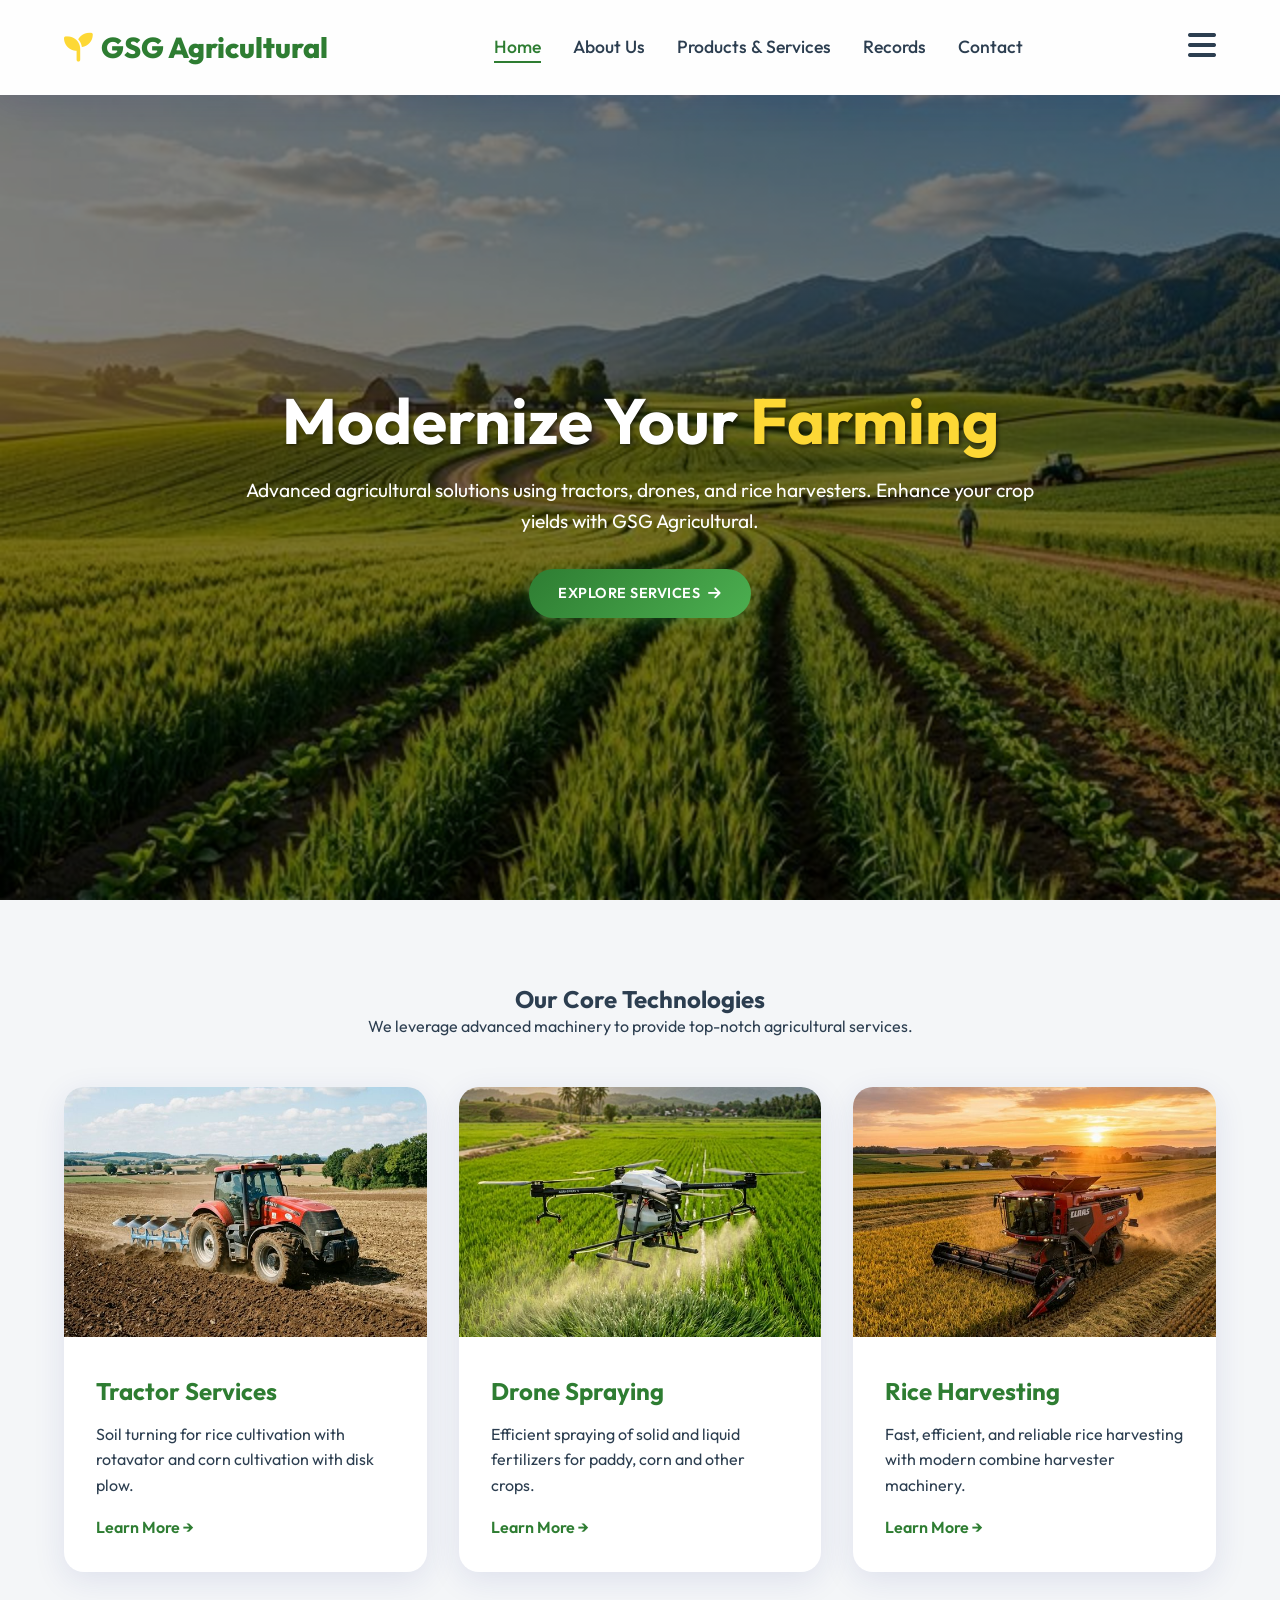
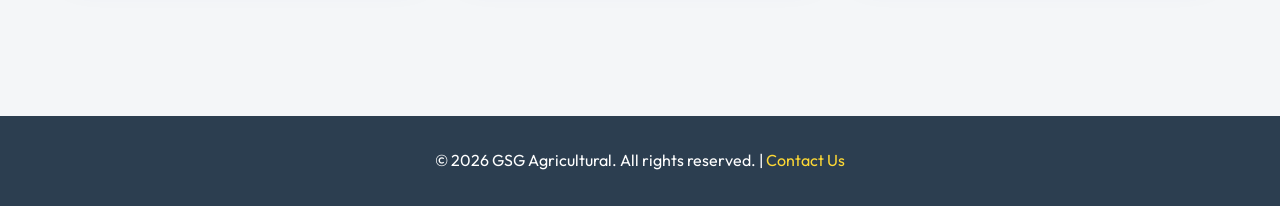
<file: index.html>
<!DOCTYPE html>
<html lang="en">

<head>
    <meta charset="UTF-8">
    <meta name="viewport" content="width=device-width, initial-scale=1.0">
    <title>GSG Agricultural</title>
    <meta name="description"
        content="Professional agricultural services including tractor plowing, drone spraying, and rice harvesting.">
    <link rel="stylesheet" href="assets/css/style.css">
    <link
        href="https://fonts.googleapis.com/css2?family=Inter:wght@400;500;600&family=Outfit:wght@400;600;700;800&display=swap"
        rel="stylesheet">
    <link rel="stylesheet" href="https://cdnjs.cloudflare.com/ajax/libs/font-awesome/6.4.0/css/all.min.css">
</head>

<body>
    <nav class="navbar">
        <a href="index.html" class="nav-brand">
            <i class="fa-solid fa-seedling"></i> GSG Agricultural
        </a>
        <ul class="nav-links">
            <li><a href="index.html" class="active">Home</a></li>
            <li><a href="about.html">About Us</a></li>
            <li><a href="products.html">Products & Services</a></li>
            <li><a href="tractor-records.html">Records</a></li>
            <li><a href="contact.html">Contact</a></li>
        </ul>
        <div class="mobile-toggle" onclick="document.querySelector('.nav-links').classList.toggle('active')">
            <i class="fa-solid fa-bars fa-2x"></i>
        </div>
    </nav>

    <header class="hero">
        <div class="hero-content">
            <h1>Modernize Your <span>Farming</span></h1>
            <p>Advanced agricultural solutions using tractors, drones, and rice harvesters. Enhance your crop yields
                with GSG Agricultural.</p>
            <a href="products.html" class="btn btn-primary">Explore Services <i class="fa-solid fa-arrow-right"></i></a>
        </div>
    </header>

    <section class="section">
        <div class="container">
            <div style="text-align: center; margin-bottom: 3rem;">
                <h2>Our Core Technologies</h2>
                <p>We leverage advanced machinery to provide top-notch agricultural services.</p>
            </div>

            <div class="products-grid">
                <div class="product-card">
                    <img src="assets/images/tractor.png" alt="Tractor Service" class="product-img">
                    <div class="product-content">
                        <h3>Tractor Services</h3>
                        <p>Soil turning for rice cultivation with rotavator and corn cultivation with disk plow.</p>
                        <a href="products.html#tractor"
                            style="color:var(--primary-color); font-weight:600; margin-top:1rem; display:inline-block;">Learn
                            More &rarr;</a>
                    </div>
                </div>

                <div class="product-card">
                    <img src="assets/images/drone.png" alt="Drone Service" class="product-img">
                    <div class="product-content">
                        <h3>Drone Spraying</h3>
                        <p>Efficient spraying of solid and liquid fertilizers for paddy, corn and other crops.</p>
                        <a href="products.html#drone"
                            style="color:var(--primary-color); font-weight:600; margin-top:1rem; display:inline-block;">Learn
                            More &rarr;</a>
                    </div>
                </div>

                <div class="product-card">
                    <img src="assets/images/harvester.png" alt="Rice Harvester" class="product-img">
                    <div class="product-content">
                        <h3>Rice Harvesting</h3>
                        <p>Fast, efficient, and reliable rice harvesting with modern combine harvester machinery.</p>
                        <a href="products.html#harvester"
                            style="color:var(--primary-color); font-weight:600; margin-top:1rem; display:inline-block;">Learn
                            More &rarr;</a>
                    </div>
                </div>
            </div>
        </div>
    </section>

    <footer>
        <p>&copy; 2026 GSG Agricultural. All rights reserved. | <a href="contact.html" style="color:#fdd835;">Contact
                Us</a></p>
    </footer>

    <script src="assets/js/main.js"></script>
</body>

</html>
</file>
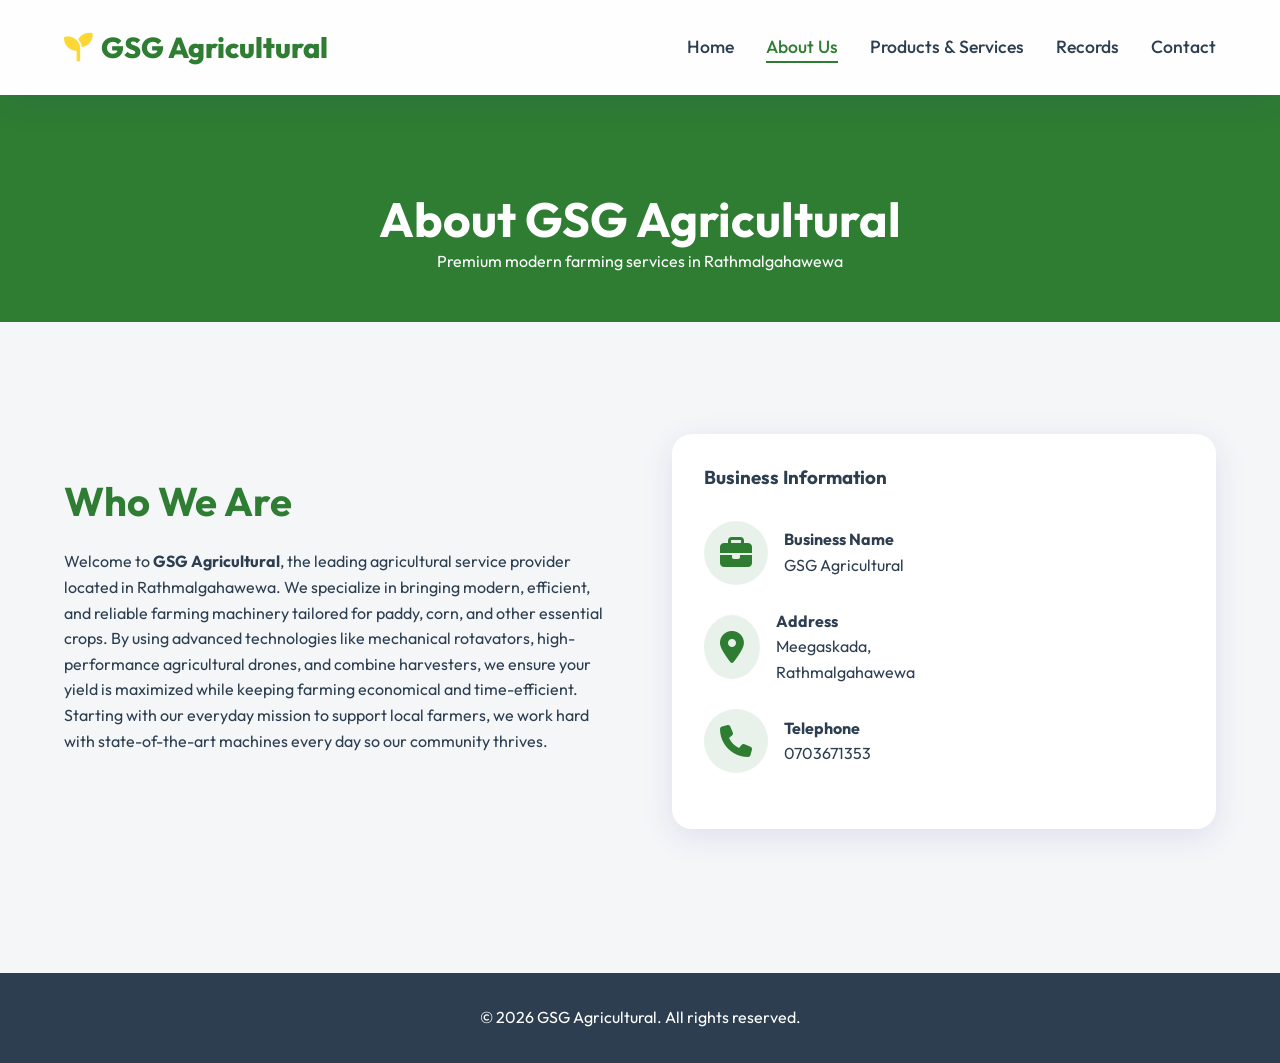
<file: about.html>
<!DOCTYPE html>
<html lang="en">
<head>
    <meta charset="UTF-8">
    <meta name="viewport" content="width=device-width, initial-scale=1.0">
    <title>About Us - GSG Agricultural</title>
    <link rel="stylesheet" href="assets/css/style.css">
    <link href="https://fonts.googleapis.com/css2?family=Inter:wght@400;500;600&family=Outfit:wght@400;600;700;800&display=swap" rel="stylesheet">
    <link rel="stylesheet" href="https://cdnjs.cloudflare.com/ajax/libs/font-awesome/6.4.0/css/all.min.css">
</head>
<body>
    <nav class="navbar">
        <a href="index.html" class="nav-brand">
            <i class="fa-solid fa-seedling"></i> GSG Agricultural
        </a>
        <ul class="nav-links">
            <li><a href="index.html">Home</a></li>
            <li><a href="about.html" class="active">About Us</a></li>
            <li><a href="products.html">Products & Services</a></li>
            <li><a href="tractor-records.html">Records</a></li>
            <li><a href="contact.html">Contact</a></li>
        </ul>
    </nav>

    <header class="page-header">
        <h1>About GSG Agricultural</h1>
        <p>Premium modern farming services in Rathmalgahawewa</p>
    </header>

    <section class="section">
        <div class="container about-grid">
            <div class="about-text">
                <h2>Who We Are</h2>
                <p>Welcome to <strong>GSG Agricultural</strong>, the leading agricultural service provider located in Rathmalgahawewa. We specialize in bringing modern, efficient, and reliable farming machinery tailored for paddy, corn, and other essential crops. By using advanced technologies like mechanical rotavators, high-performance agricultural drones, and combine harvesters, we ensure your yield is maximized while keeping farming economical and time-efficient.</p>
                <p>Starting with our everyday mission to support local farmers, we work hard with state-of-the-art machines every day so our community thrives.</p>
            </div>
            
            <div class="about-info-card">
                <h3>Business Information</h3>
                <div class="info-item" style="margin-top: 2rem;">
                    <i class="fa-solid fa-briefcase"></i>
                    <div>
                        <strong>Business Name</strong>
                        <p>GSG Agricultural</p>
                    </div>
                </div>
                <div class="info-item">
                    <i class="fa-solid fa-location-dot"></i>
                    <div>
                        <strong>Address</strong>
                        <p>Meegaskada,<br>Rathmalgahawewa</p>
                    </div>
                </div>
                <div class="info-item">
                    <i class="fa-solid fa-phone"></i>
                    <div>
                        <strong>Telephone</strong>
                        <p>0703671353</p>
                    </div>
                </div>
            </div>
        </div>
    </section>

    <footer>
        <p>&copy; 2026 GSG Agricultural. All rights reserved.</p>
    </footer>
    <script src="assets/js/main.js"></script>
</body>
</html>
</file>
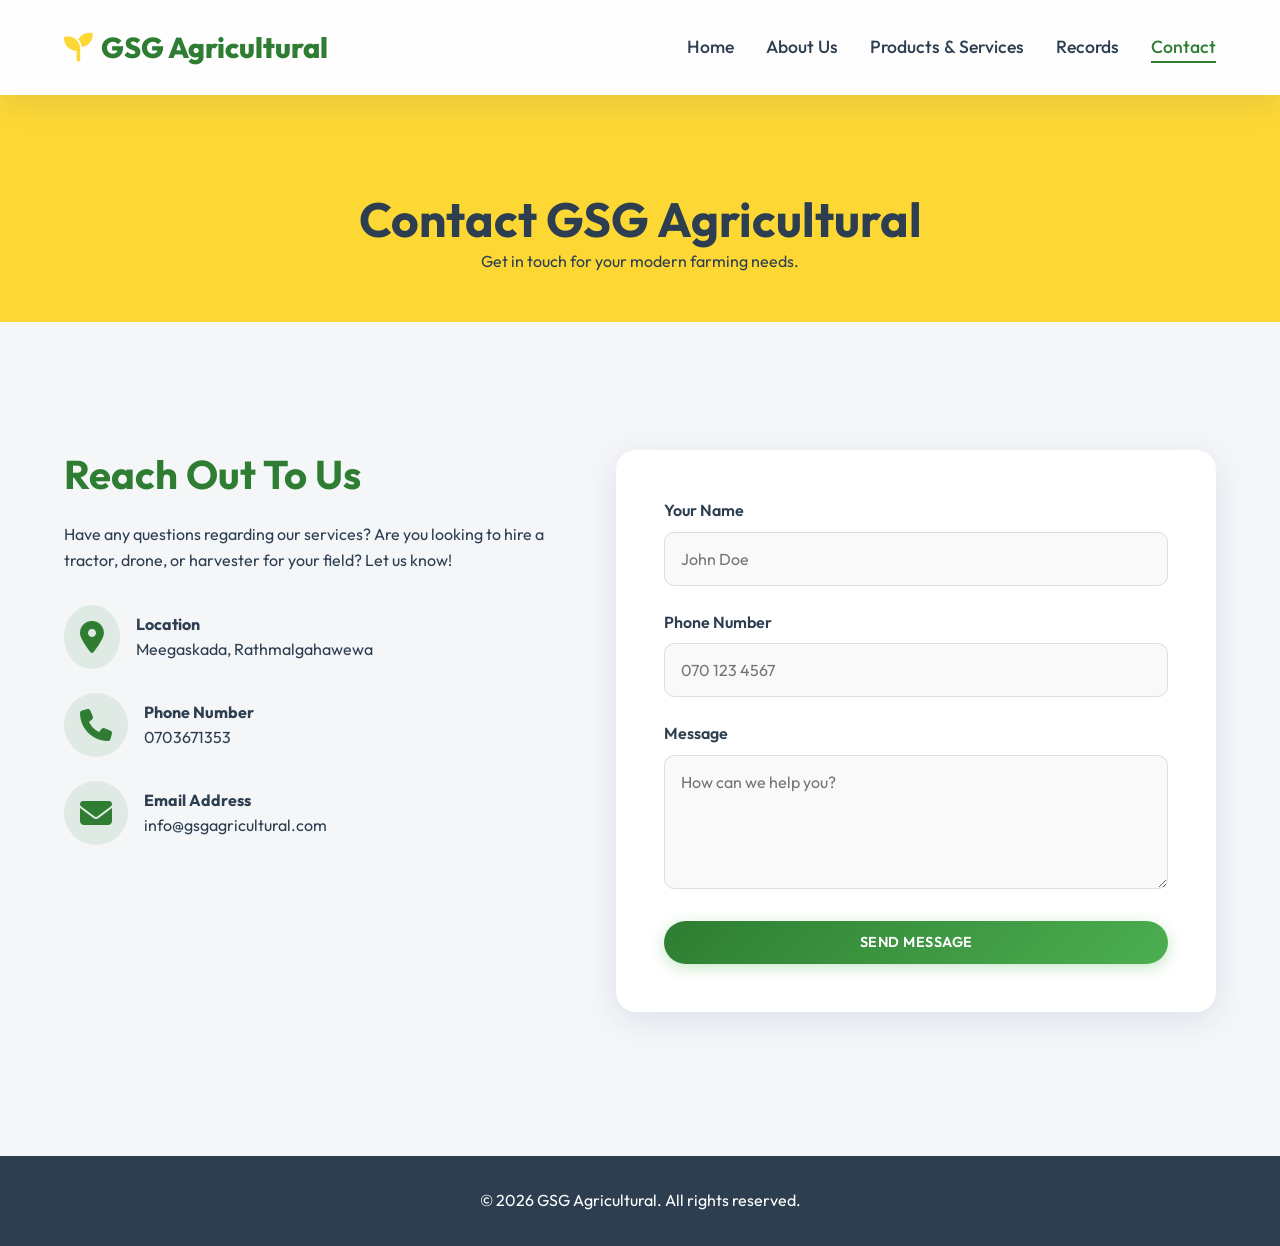
<file: contact.html>
<!DOCTYPE html>
<html lang="en">
<head>
    <meta charset="UTF-8">
    <meta name="viewport" content="width=device-width, initial-scale=1.0">
    <title>Contact Us - GSG Agricultural</title>
    <link rel="stylesheet" href="assets/css/style.css">
    <link href="https://fonts.googleapis.com/css2?family=Inter:wght@400;500;600&family=Outfit:wght@400;600;700;800&display=swap" rel="stylesheet">
    <link rel="stylesheet" href="https://cdnjs.cloudflare.com/ajax/libs/font-awesome/6.4.0/css/all.min.css">
</head>
<body>
    <nav class="navbar">
        <a href="index.html" class="nav-brand">
            <i class="fa-solid fa-seedling"></i> GSG Agricultural
        </a>
        <ul class="nav-links">
            <li><a href="index.html">Home</a></li>
            <li><a href="about.html">About Us</a></li>
            <li><a href="products.html">Products & Services</a></li>
            <li><a href="tractor-records.html">Records</a></li>
            <li><a href="contact.html" class="active">Contact</a></li>
        </ul>
    </nav>

    <header class="page-header" style="background-color: var(--secondary-color); color: #2c3e50;">
        <h1>Contact GSG Agricultural</h1>
        <p>Get in touch for your modern farming needs.</p>
    </header>

    <section class="section">
        <div class="container contact-wrapper">
            <div class="contact-info">
                <h2 style="font-size:2.5rem; margin-bottom:1.5rem; color:var(--primary-color);">Reach Out To Us</h2>
                <p>Have any questions regarding our services? Are you looking to hire a tractor, drone, or harvester for your field? Let us know!</p>
                
                <div style="margin-top: 2rem;">
                    <div class="info-item">
                        <i class="fa-solid fa-location-dot"></i>
                        <div>
                            <strong>Location</strong>
                            <p>Meegaskada, Rathmalgahawewa</p>
                        </div>
                    </div>
                    <div class="info-item">
                        <i class="fa-solid fa-phone"></i>
                        <div>
                            <strong>Phone Number</strong>
                            <p>0703671353</p>
                        </div>
                    </div>
                    <div class="info-item">
                        <i class="fa-solid fa-envelope"></i>
                        <div>
                            <strong>Email Address</strong>
                            <p>info@gsgagricultural.com</p>
                        </div>
                    </div>
                </div>
            </div>
            
            <form class="contact-form" onsubmit="event.preventDefault(); alert('Message sent successfully!'); this.reset();">
                <div class="form-group">
                    <label>Your Name</label>
                    <input type="text" class="form-control" required placeholder="John Doe">
                </div>
                <div class="form-group">
                    <label>Phone Number</label>
                    <input type="tel" class="form-control" required placeholder="070 123 4567">
                </div>
                <div class="form-group">
                    <label>Message</label>
                    <textarea class="form-control" rows="5" required placeholder="How can we help you?"></textarea>
                </div>
                <button type="submit" class="btn btn-primary" style="width:100%; justify-content:center;">Send Message</button>
            </form>
        </div>
    </section>

    <footer>
        <p>&copy; 2026 GSG Agricultural. All rights reserved.</p>
    </footer>
    <script src="assets/js/main.js"></script>
</body>
</html>
</file>
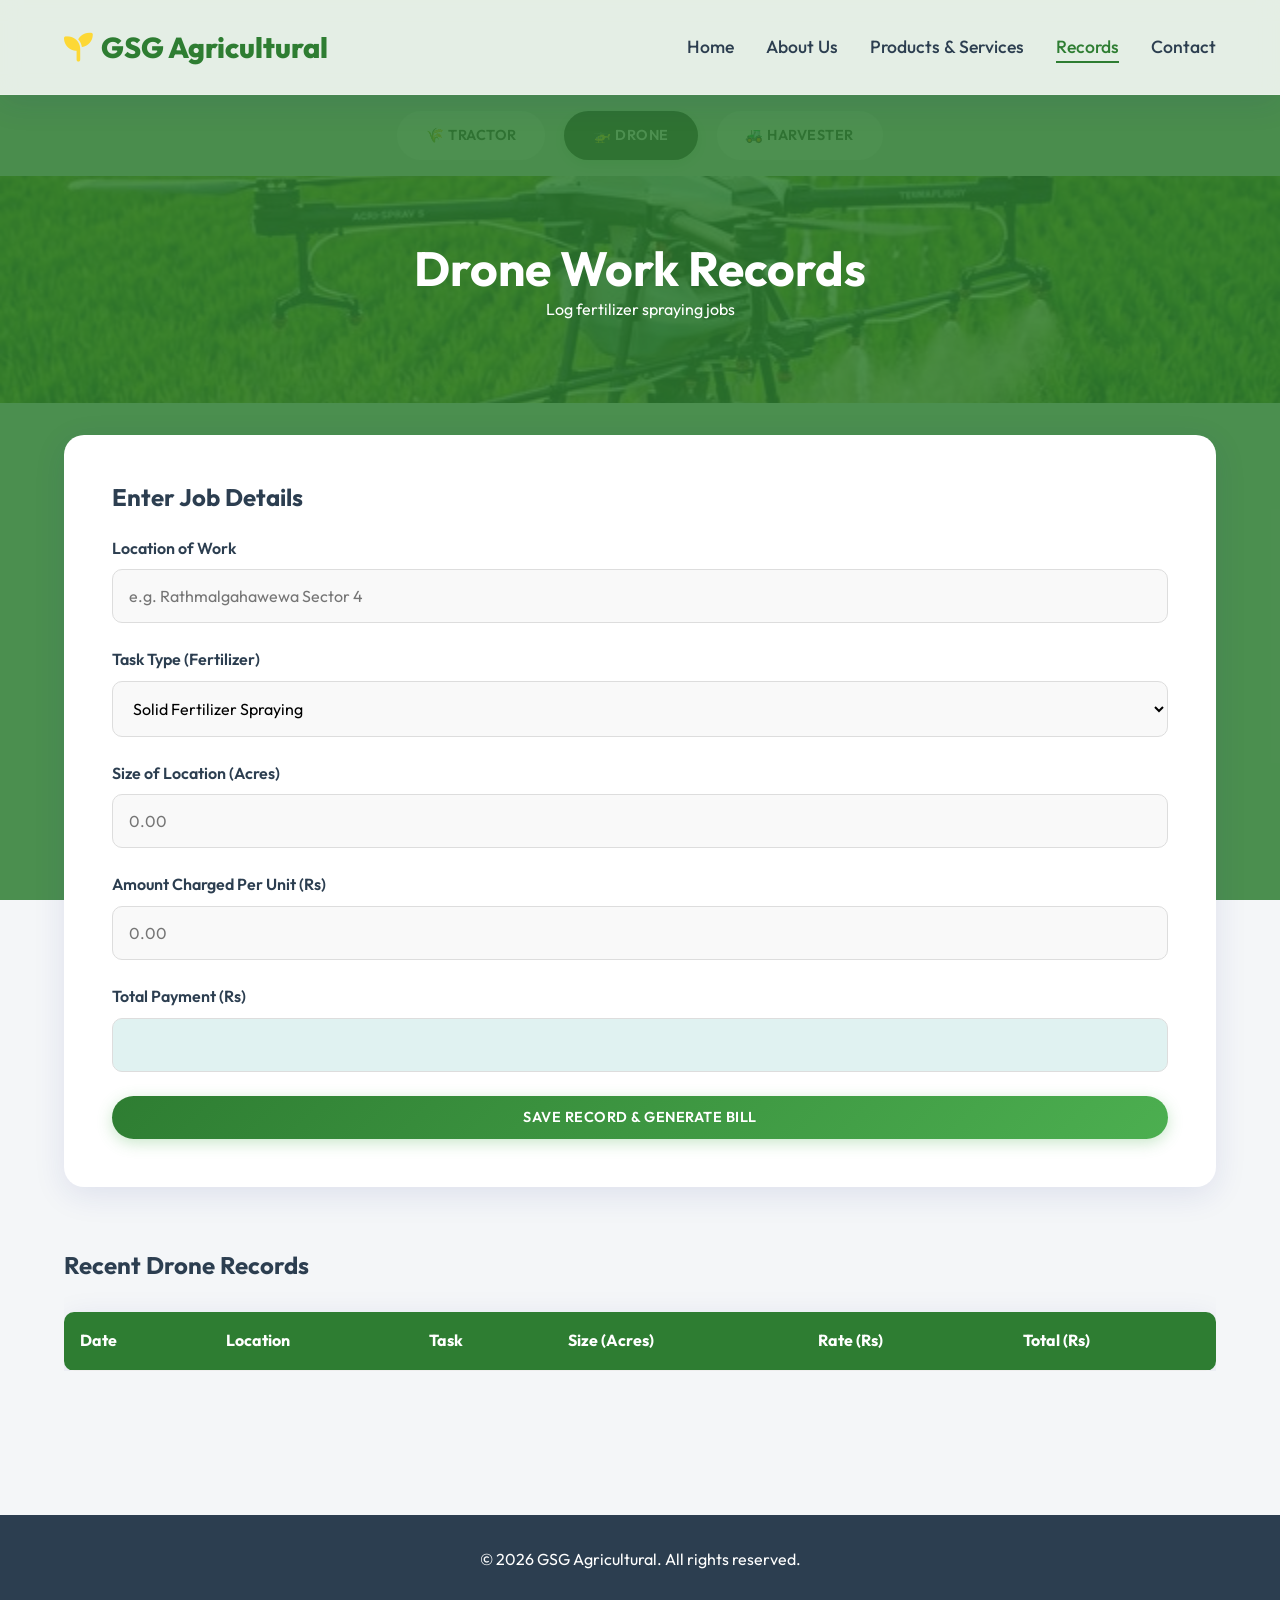
<file: drone-records.html>
<!DOCTYPE html>
<html lang="en">
<head>
    <meta charset="UTF-8">
    <meta name="viewport" content="width=device-width, initial-scale=1.0">
    <title>Drone Records - GSG Agricultural</title>
    <link rel="stylesheet" href="assets/css/style.css">
    <link href="https://fonts.googleapis.com/css2?family=Inter:wght@400;500;600&family=Outfit:wght@400;600;700;800&display=swap" rel="stylesheet">
    <link rel="stylesheet" href="https://cdnjs.cloudflare.com/ajax/libs/font-awesome/6.4.0/css/all.min.css">
</head>
<body>
    <nav class="navbar no-print">
        <a href="index.html" class="nav-brand">
            <i class="fa-solid fa-seedling"></i> GSG Agricultural
        </a>
        <ul class="nav-links">
            <li><a href="index.html">Home</a></li>
            <li><a href="about.html">About Us</a></li>
            <li><a href="products.html">Products & Services</a></li>
            <li><a href="tractor-records.html" class="active">Records</a></li>
            <li><a href="contact.html">Contact</a></li>
        </ul>
    </nav>
    
    <div class="no-print" style="background:#eee; padding:1rem; text-align:center;">
        <a href="tractor-records.html" class="btn" style="margin:0 0.5rem; background:#fff; color:#333;">🌾 Tractor</a>
        <a href="drone-records.html" class="btn btn-primary" style="margin:0 0.5rem; background:#333;">🚁 Drone</a>
        <a href="harvester-records.html" class="btn" style="margin:0 0.5rem; background:#fff; color:#333;">🚜 Harvester</a>
    </div>

    <header class="page-header no-print" style="padding: 4rem 5% 5rem; background:url('assets/images/drone.png') center/cover;">
        <div style="position:absolute; top:0; left:0; right:0; bottom:0; background:rgba(46,125,50,0.85); z-index:0;"></div>
        <div style="position:relative; z-index:1;">
            <h1>Drone Work Records</h1>
            <p>Log fertilizer spraying jobs</p>
        </div>
    </header>

    <section class="section">
        <div class="container record-container no-print">
            <div class="record-form-block">
                <h2 style="margin-bottom:1.5rem;">Enter Job Details</h2>
                <form id="recordForm" data-machine="Drone" onsubmit="handleRecordSubmit(event)">
                    <div class="form-group">
                        <label>Location of Work</label>
                        <input type="text" id="workLocation" class="form-control" required placeholder="e.g. Rathmalgahawewa Sector 4">
                    </div>
                    <div class="form-group">
                        <label>Task Type (Fertilizer)</label>
                        <select id="taskType" class="form-control" required>
                            <option value="Solid Fertilizer Spraying">Solid Fertilizer Spraying</option>
                            <option value="Liquid Fertilizer Spraying">Liquid Fertilizer Spraying</option>
                        </select>
                    </div>
                    <div class="form-group">
                        <label>Size of Location (Acres)</label>
                        <input type="number" id="workSize" step="0.01" class="form-control" required placeholder="0.00" oninput="calculateTotal()">
                    </div>
                    <div class="form-group">
                        <label>Amount Charged Per Unit (Rs)</label>
                        <input type="number" id="chargeRate" class="form-control" required placeholder="0.00" oninput="calculateTotal()">
                    </div>
                    <div class="form-group">
                        <label>Total Payment (Rs)</label>
                        <input type="text" id="totalPayment" class="form-control" readonly style="background:#e0f2f1; font-weight:bold;">
                    </div>
                    <button type="submit" class="btn btn-primary" style="width:100%; justify-content:center;">Save Record & Generate Bill</button>
                    <p id="uploadStatus" style="margin-top:1rem; text-align:center; font-weight:600; color:#2e7d32; display:none;">
                        <i class="fa-solid fa-check-circle"></i> Syncing to Google Sheets...
                    </p>
                </form>
            </div>
            
            <div class="record-bill-block" id="billDisplay" style="display:none;">
                <h2 style="margin-bottom:1rem; text-align:center;">Digital Bill</h2>
                <div class="bill-paper" id="billPaper">
                    <div class="bill-header">
                        <h2>GSG Agricultural</h2>
                        <p>Meegaskada, Rathmalgahawewa</p>
                        <p>Tel: 0703671353</p>
                        <p style="margin-top:0.5rem; color:#7f8c8d; font-size:0.9rem;" id="billDate"></p>
                    </div>
                    <div>
                        <div class="bill-row"><strong>Machine:</strong> <span id="bMachine"></span></div>
                        <div class="bill-row"><strong>Task Type:</strong> <span id="bTask"></span></div>
                        <div class="bill-row"><strong>Location:</strong> <span id="bLoc"></span></div>
                        <div class="bill-row" style="margin-top:1rem;"><strong>Size (Acres):</strong> <span id="bSize"></span></div>
                        <div class="bill-row"><strong>Rate per Acre:</strong> <span>Rs <span id="bRate"></span></span></div>
                        <div class="bill-total bill-row"><strong>Total Due:</strong> <span>Rs <span id="bTotal"></span></span></div>
                    </div>
                    <div style="text-align:center; margin-top:2rem;" class="no-print">
                        <button class="btn" style="background:#333; color:#fff;" onclick="window.print()"><i class="fa-solid fa-print"></i> Print Bill</button>
                    </div>
                </div>
            </div>
        </div>
        
        <div class="container no-print" style="margin-top:4rem;">
            <h2>Recent Drone Records</h2>
            <div style="overflow-x:auto;">
                <table class="data-table">
                    <thead>
                        <tr>
                            <th>Date</th>
                            <th>Location</th>
                            <th>Task</th>
                            <th>Size (Acres)</th>
                            <th>Rate (Rs)</th>
                            <th>Total (Rs)</th>
                        </tr>
                    </thead>
                    <tbody id="recordsTableBody">
                    </tbody>
                </table>
            </div>
        </div>
    </section>

    <footer class="no-print">
        <p>&copy; 2026 GSG Agricultural. All rights reserved.</p>
    </footer>
    <script src="assets/js/records.js"></script>
    <script src="assets/js/main.js"></script>
    <style>
        @media print {
            .no-print { display: none !important; }
            body { background: white; }
            .bill-paper { box-shadow: none; border: 1px solid #000; margin: 0; }
            #billDisplay { display: block !important; }
        }
    </style>
</body>
</html>
</file>
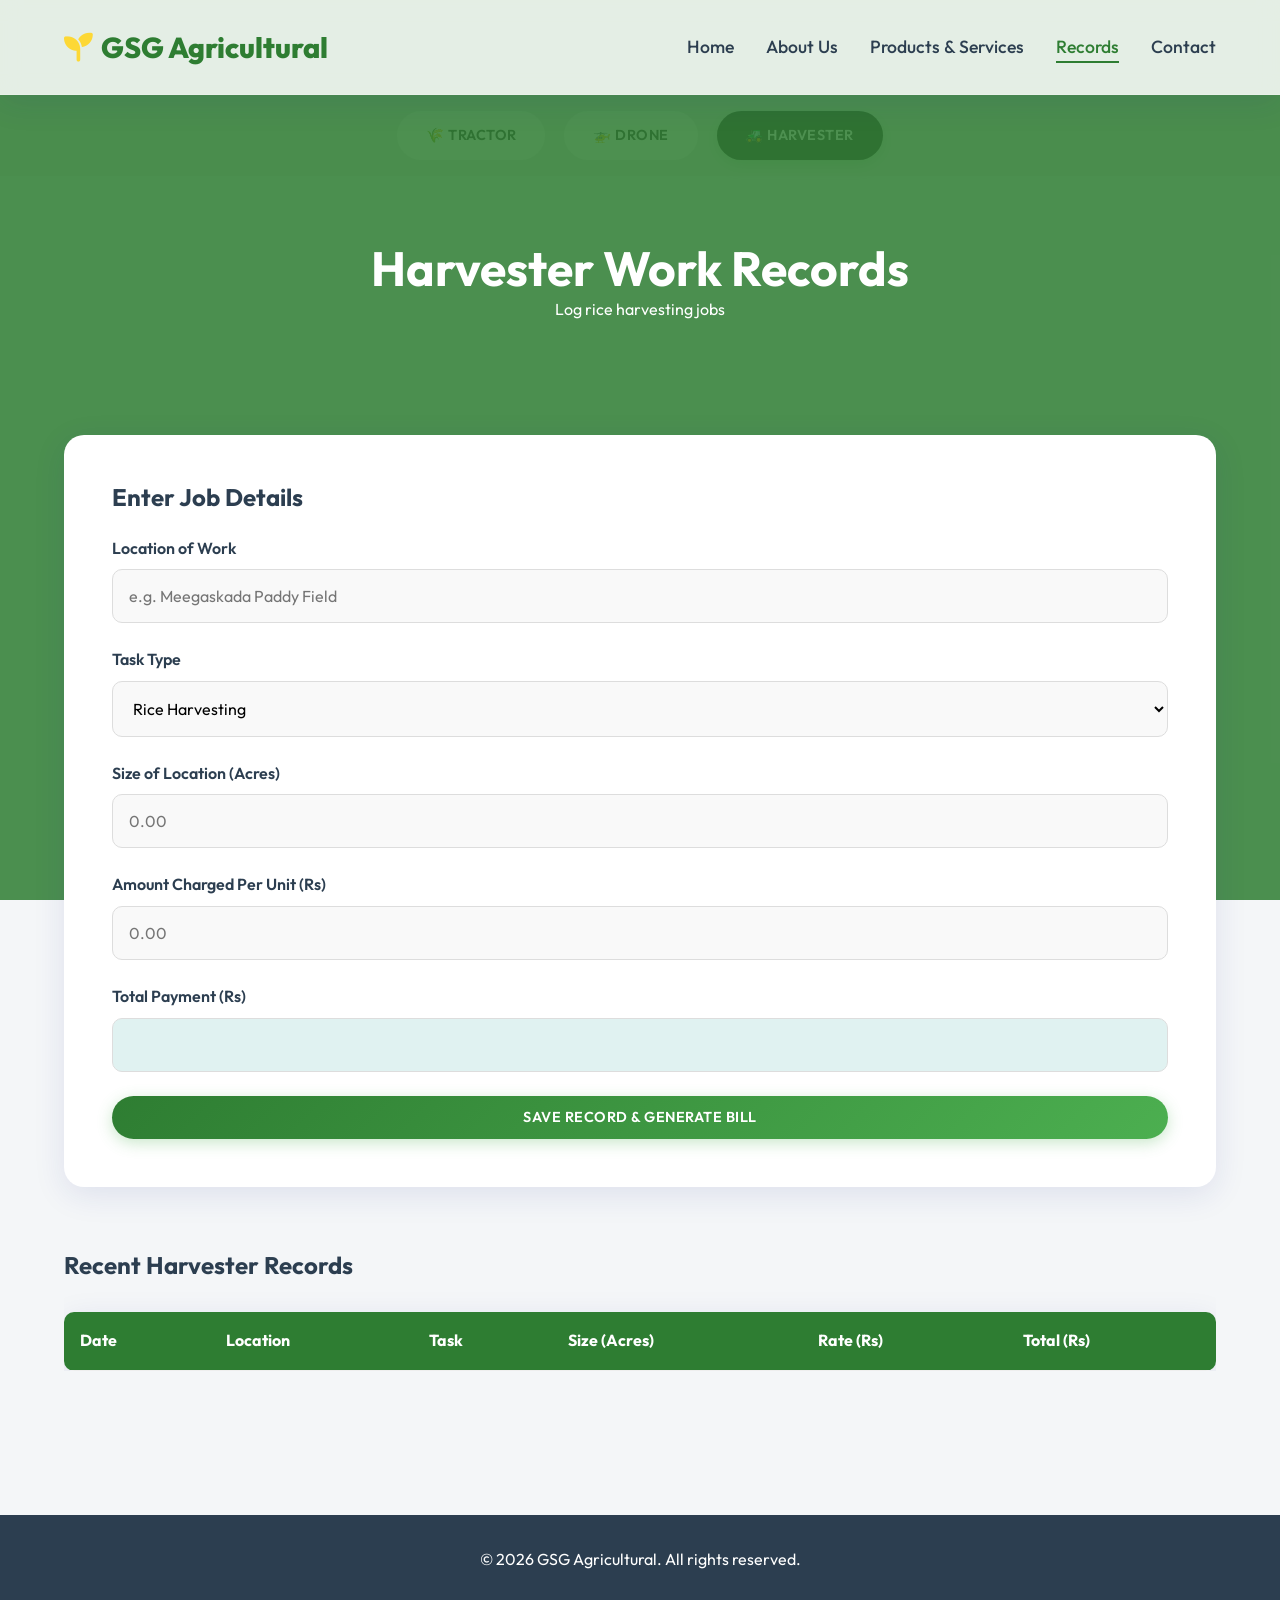
<file: harvester-records.html>
<!DOCTYPE html>
<html lang="en">
<head>
    <meta charset="UTF-8">
    <meta name="viewport" content="width=device-width, initial-scale=1.0">
    <title>Harvester Records - GSG Agricultural</title>
    <link rel="stylesheet" href="assets/css/style.css">
    <link href="https://fonts.googleapis.com/css2?family=Inter:wght@400;500;600&family=Outfit:wght@400;600;700;800&display=swap" rel="stylesheet">
    <link rel="stylesheet" href="https://cdnjs.cloudflare.com/ajax/libs/font-awesome/6.4.0/css/all.min.css">
</head>
<body>
    <nav class="navbar no-print">
        <a href="index.html" class="nav-brand">
            <i class="fa-solid fa-seedling"></i> GSG Agricultural
        </a>
        <ul class="nav-links">
            <li><a href="index.html">Home</a></li>
            <li><a href="about.html">About Us</a></li>
            <li><a href="products.html">Products & Services</a></li>
            <li><a href="tractor-records.html" class="active">Records</a></li>
            <li><a href="contact.html">Contact</a></li>
        </ul>
    </nav>
    
    <div class="no-print" style="background:#eee; padding:1rem; text-align:center;">
        <a href="tractor-records.html" class="btn" style="margin:0 0.5rem; background:#fff; color:#333;">🌾 Tractor</a>
        <a href="drone-records.html" class="btn" style="margin:0 0.5rem; background:#fff; color:#333;">🚁 Drone</a>
        <a href="harvester-records.html" class="btn btn-primary" style="margin:0 0.5rem; background:#333;">🚜 Harvester</a>
    </div>

    <header class="page-header no-print" style="padding: 4rem 5% 5rem; background:url('https://images.unsplash.com/photo-1590487988256-9ed24133863e?ixlib=rb-4.0.3&auto=format&fit=crop&w=1000&q=80') center/cover;">
        <div style="position:absolute; top:0; left:0; right:0; bottom:0; background:rgba(46,125,50,0.85); z-index:0;"></div>
        <div style="position:relative; z-index:1;">
            <h1>Harvester Work Records</h1>
            <p>Log rice harvesting jobs</p>
        </div>
    </header>

    <section class="section">
        <div class="container record-container no-print">
            <div class="record-form-block">
                <h2 style="margin-bottom:1.5rem;">Enter Job Details</h2>
                <form id="recordForm" data-machine="Harvester" onsubmit="handleRecordSubmit(event)">
                    <div class="form-group">
                        <label>Location of Work</label>
                        <input type="text" id="workLocation" class="form-control" required placeholder="e.g. Meegaskada Paddy Field">
                    </div>
                    <div class="form-group">
                        <label>Task Type</label>
                        <select id="taskType" class="form-control" required>
                            <option value="Rice Harvesting">Rice Harvesting</option>
                        </select>
                    </div>
                    <div class="form-group">
                        <label>Size of Location (Acres)</label>
                        <input type="number" id="workSize" step="0.01" class="form-control" required placeholder="0.00" oninput="calculateTotal()">
                    </div>
                    <div class="form-group">
                        <label>Amount Charged Per Unit (Rs)</label>
                        <input type="number" id="chargeRate" class="form-control" required placeholder="0.00" oninput="calculateTotal()">
                    </div>
                    <div class="form-group">
                        <label>Total Payment (Rs)</label>
                        <input type="text" id="totalPayment" class="form-control" readonly style="background:#e0f2f1; font-weight:bold;">
                    </div>
                    <button type="submit" class="btn btn-primary" style="width:100%; justify-content:center;">Save Record & Generate Bill</button>
                    <p id="uploadStatus" style="margin-top:1rem; text-align:center; font-weight:600; color:#2e7d32; display:none;">
                        <i class="fa-solid fa-check-circle"></i> Syncing to Google Sheets...
                    </p>
                </form>
            </div>
            
            <div class="record-bill-block" id="billDisplay" style="display:none;">
                <h2 style="margin-bottom:1rem; text-align:center;">Digital Bill</h2>
                <div class="bill-paper" id="billPaper">
                    <div class="bill-header">
                        <h2>GSG Agricultural</h2>
                        <p>Meegaskada, Rathmalgahawewa</p>
                        <p>Tel: 0703671353</p>
                        <p style="margin-top:0.5rem; color:#7f8c8d; font-size:0.9rem;" id="billDate"></p>
                    </div>
                    <div>
                        <div class="bill-row"><strong>Machine:</strong> <span id="bMachine"></span></div>
                        <div class="bill-row"><strong>Task Type:</strong> <span id="bTask"></span></div>
                        <div class="bill-row"><strong>Location:</strong> <span id="bLoc"></span></div>
                        <div class="bill-row" style="margin-top:1rem;"><strong>Size (Acres):</strong> <span id="bSize"></span></div>
                        <div class="bill-row"><strong>Rate per Acre:</strong> <span>Rs <span id="bRate"></span></span></div>
                        <div class="bill-total bill-row"><strong>Total Due:</strong> <span>Rs <span id="bTotal"></span></span></div>
                    </div>
                    <div style="text-align:center; margin-top:2rem;" class="no-print">
                        <button class="btn" style="background:#333; color:#fff;" onclick="window.print()"><i class="fa-solid fa-print"></i> Print Bill</button>
                    </div>
                </div>
            </div>
        </div>
        
        <div class="container no-print" style="margin-top:4rem;">
            <h2>Recent Harvester Records</h2>
            <div style="overflow-x:auto;">
                <table class="data-table">
                    <thead>
                        <tr>
                            <th>Date</th>
                            <th>Location</th>
                            <th>Task</th>
                            <th>Size (Acres)</th>
                            <th>Rate (Rs)</th>
                            <th>Total (Rs)</th>
                        </tr>
                    </thead>
                    <tbody id="recordsTableBody">
                    </tbody>
                </table>
            </div>
        </div>
    </section>

    <footer class="no-print">
        <p>&copy; 2026 GSG Agricultural. All rights reserved.</p>
    </footer>
    <script src="assets/js/records.js"></script>
    <script src="assets/js/main.js"></script>
    <style>
        @media print {
            .no-print { display: none !important; }
            body { background: white; }
            .bill-paper { box-shadow: none; border: 1px solid #000; margin: 0; }
            #billDisplay { display: block !important; }
        }
    </style>
</body>
</html>
</file>
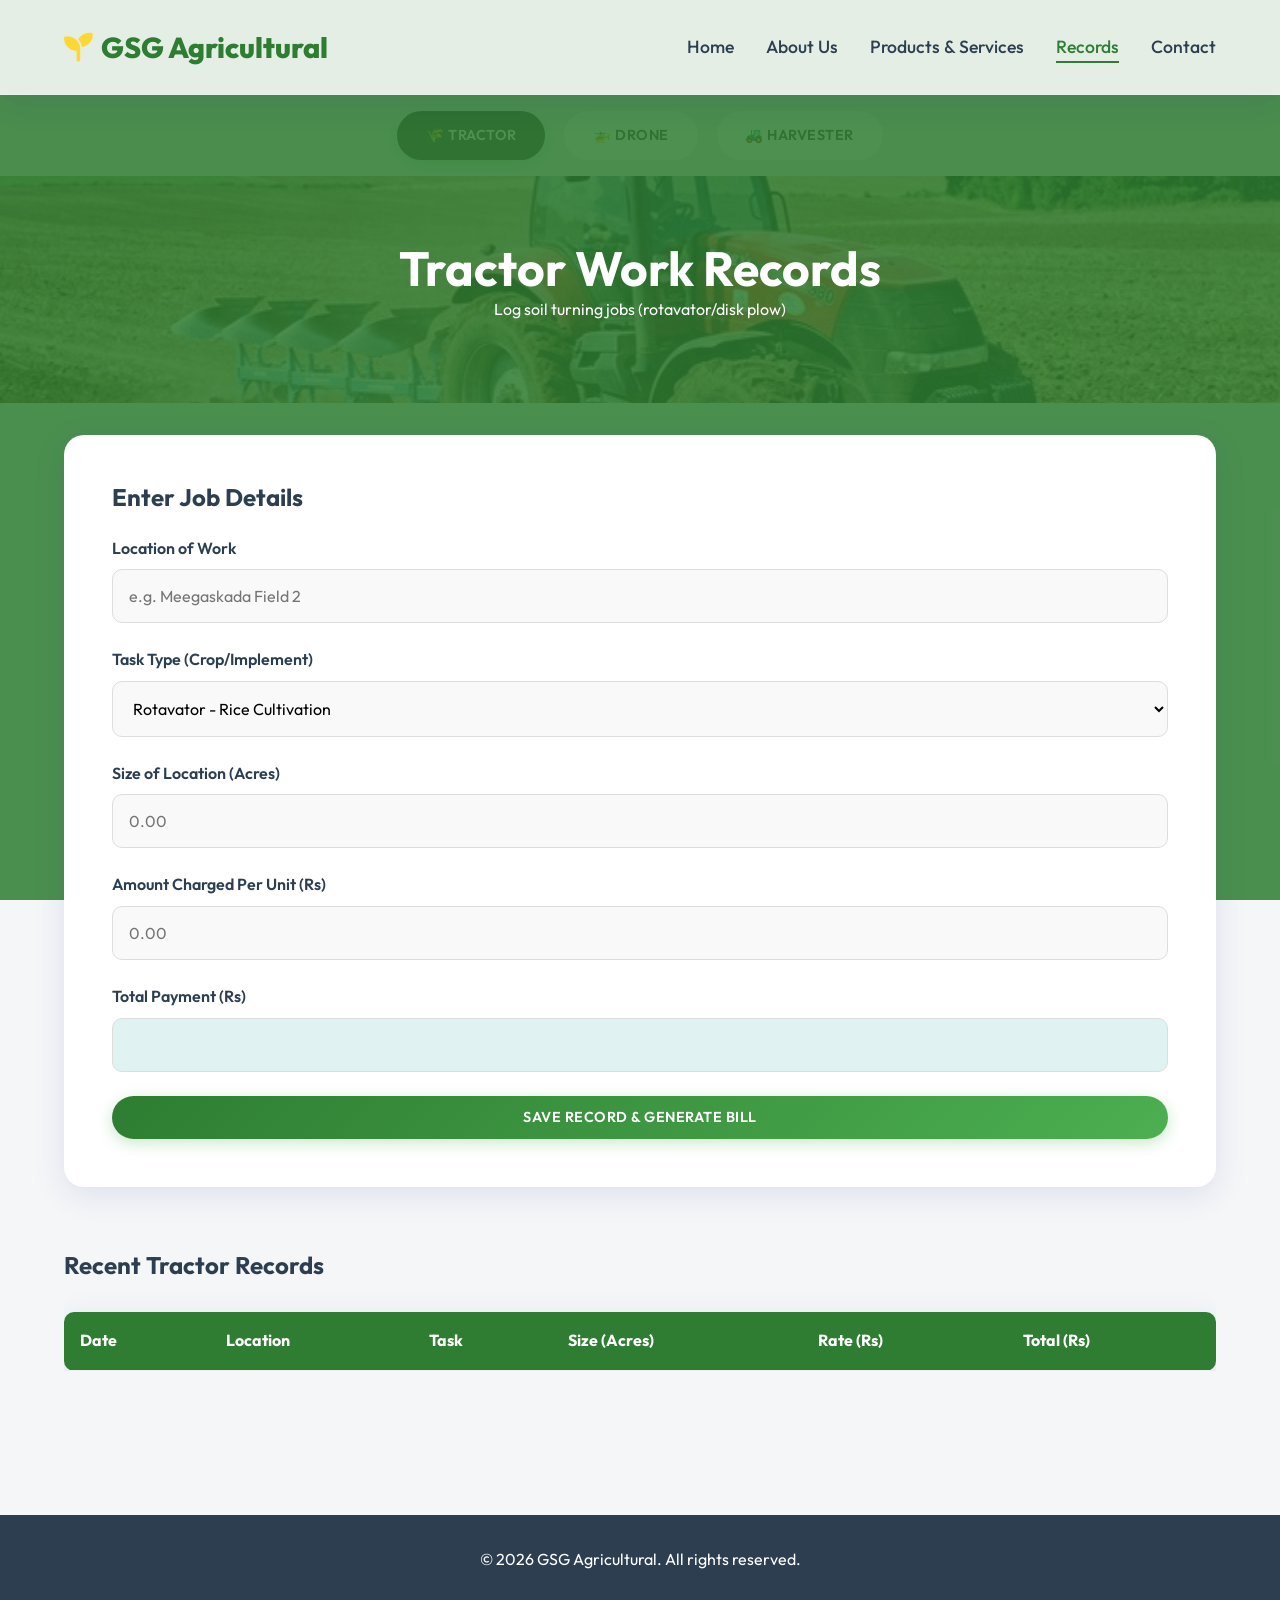
<file: tractor-records.html>
<!DOCTYPE html>
<html lang="en">
<head>
    <meta charset="UTF-8">
    <meta name="viewport" content="width=device-width, initial-scale=1.0">
    <title>Tractor Records - GSG Agricultural</title>
    <link rel="stylesheet" href="assets/css/style.css">
    <link href="https://fonts.googleapis.com/css2?family=Inter:wght@400;500;600&family=Outfit:wght@400;600;700;800&display=swap" rel="stylesheet">
    <link rel="stylesheet" href="https://cdnjs.cloudflare.com/ajax/libs/font-awesome/6.4.0/css/all.min.css">
</head>
<body>
    <nav class="navbar">
        <a href="index.html" class="nav-brand">
            <i class="fa-solid fa-seedling"></i> GSG Agricultural
        </a>
        <ul class="nav-links">
            <li><a href="index.html">Home</a></li>
            <li><a href="about.html">About Us</a></li>
            <li><a href="products.html">Products & Services</a></li>
            <li><a href="tractor-records.html" class="active">Records</a></li>
            <li><a href="contact.html">Contact</a></li>
        </ul>
    </nav>
    
    <div style="background:#eee; padding:1rem; text-align:center;">
        <a href="tractor-records.html" class="btn btn-primary" style="margin:0 0.5rem; background:#333;">🌾 Tractor</a>
        <a href="drone-records.html" class="btn" style="margin:0 0.5rem; background:#fff; color:#333;">🚁 Drone</a>
        <a href="harvester-records.html" class="btn" style="margin:0 0.5rem; background:#fff; color:#333;">🚜 Harvester</a>
    </div>

    <header class="page-header" style="padding: 4rem 5% 5rem; background:url('assets/images/tractor.png') center/cover;">
        <div style="position:absolute; top:0; left:0; right:0; bottom:0; background:rgba(46,125,50,0.85); z-index:0;"></div>
        <div style="position:relative; z-index:1;">
            <h1>Tractor Work Records</h1>
            <p>Log soil turning jobs (rotavator/disk plow)</p>
        </div>
    </header>

    <section class="section">
        <div class="container record-container">
            <div class="record-form-block">
                <h2 style="margin-bottom:1.5rem;">Enter Job Details</h2>
                <form id="recordForm" data-machine="Tractor" onsubmit="handleRecordSubmit(event)">
                    <div class="form-group">
                        <label>Location of Work</label>
                        <input type="text" id="workLocation" class="form-control" required placeholder="e.g. Meegaskada Field 2">
                    </div>
                    <div class="form-group">
                        <label>Task Type (Crop/Implement)</label>
                        <select id="taskType" class="form-control" required>
                            <option value="Rotavator - Rice Cultivation">Rotavator - Rice Cultivation</option>
                            <option value="Disk Plow - Corn Cultivation">Disk Plow - Corn Cultivation</option>
                        </select>
                    </div>
                    <div class="form-group">
                        <label>Size of Location (Acres)</label>
                        <input type="number" id="workSize" step="0.01" class="form-control" required placeholder="0.00" oninput="calculateTotal()">
                    </div>
                    <div class="form-group">
                        <label>Amount Charged Per Unit (Rs)</label>
                        <input type="number" id="chargeRate" class="form-control" required placeholder="0.00" oninput="calculateTotal()">
                    </div>
                    <div class="form-group">
                        <label>Total Payment (Rs)</label>
                        <input type="text" id="totalPayment" class="form-control" readonly style="background:#e0f2f1; font-weight:bold;">
                    </div>
                    <button type="submit" class="btn btn-primary" style="width:100%; justify-content:center;">Save Record & Generate Bill</button>
                    <p id="uploadStatus" style="margin-top:1rem; text-align:center; font-weight:600; color:#2e7d32; display:none;">
                        <i class="fa-solid fa-check-circle"></i> Syncing to Google Sheets...
                    </p>
                </form>
            </div>
            
            <div class="record-bill-block" id="billDisplay" style="display:none;">
                <h2 style="margin-bottom:1rem; text-align:center;">Digital Bill</h2>
                <div class="bill-paper" id="billPaper">
                    <div class="bill-header">
                        <h2>GSG Agricultural</h2>
                        <p>Meegaskada, Rathmalgahawewa</p>
                        <p>Tel: 0703671353</p>
                        <p style="margin-top:0.5rem; color:#7f8c8d; font-size:0.9rem;" id="billDate"></p>
                    </div>
                    <div>
                        <div class="bill-row"><strong>Machine:</strong> <span id="bMachine"></span></div>
                        <div class="bill-row"><strong>Task Type:</strong> <span id="bTask"></span></div>
                        <div class="bill-row"><strong>Location:</strong> <span id="bLoc"></span></div>
                        <div class="bill-row" style="margin-top:1rem;"><strong>Size (Acres):</strong> <span id="bSize"></span></div>
                        <div class="bill-row"><strong>Rate per Acre:</strong> <span>Rs <span id="bRate"></span></span></div>
                        <div class="bill-total bill-row"><strong>Total Due:</strong> <span>Rs <span id="bTotal"></span></span></div>
                    </div>
                    <div style="text-align:center; margin-top:2rem;" class="no-print">
                        <button class="btn" style="background:#333; color:#fff;" onclick="window.print()"><i class="fa-solid fa-print"></i> Print Bill</button>
                    </div>
                </div>
            </div>
        </div>
        
        <div class="container" style="margin-top:4rem;">
            <h2>Recent Tractor Records</h2>
            <div style="overflow-x:auto;">
                <table class="data-table">
                    <thead>
                        <tr>
                            <th>Date</th>
                            <th>Location</th>
                            <th>Task</th>
                            <th>Size (Acres)</th>
                            <th>Rate (Rs)</th>
                            <th>Total (Rs)</th>
                        </tr>
                    </thead>
                    <tbody id="recordsTableBody">
                    </tbody>
                </table>
            </div>
        </div>
    </section>

    <footer>
        <p>&copy; 2026 GSG Agricultural. All rights reserved.</p>
    </footer>
    <script src="assets/js/records.js"></script>
    <script src="assets/js/main.js"></script>
</body>
</html>
</file>
<file: assets/css/style.css>
:root {
  --primary-color: #2e7d32;
  --secondary-color: #fdd835;
  --bg-color: #f4f6f8;
  --text-color: #2c3e50;
  --text-light: #7f8c8d;
  --white: #ffffff;
  --glass-bg: rgba(255, 255, 255, 0.85);
  --glass-border: rgba(255, 255, 255, 0.18);
  --box-shadow: 0 8px 32px 0 rgba(31, 38, 135, 0.1);
  --transition: all 0.3s cubic-bezier(0.25, 0.8, 0.25, 1);
}

* {
  margin: 0;
  padding: 0;
  box-sizing: border-box;
  font-family: 'Outfit', sans-serif;
}

body {
  background-color: var(--bg-color);
  color: var(--text-color);
  line-height: 1.6;
  overflow-x: hidden;
}

h1, h2, h3, h4, h5, h6 {
  font-weight: 700;
  line-height: 1.2;
}

a {
  text-decoration: none;
  color: inherit;
  transition: var(--transition);
}

/* Navbar */
.navbar {
  display: flex;
  justify-content: space-between;
  align-items: center;
  padding: 1.5rem 5%;
  background: var(--glass-bg);
  backdrop-filter: blur(10px);
  -webkit-backdrop-filter: blur(10px);
  border-bottom: 1px solid var(--glass-border);
  position: sticky;
  top: 0;
  z-index: 1000;
  box-shadow: var(--box-shadow);
}

.nav-brand {
  font-size: 1.8rem;
  font-weight: 800;
  color: var(--primary-color);
  display: flex;
  align-items: center;
  gap: 0.5rem;
}

.nav-brand i {
  color: var(--secondary-color);
}

.nav-links {
  display: flex;
  gap: 2rem;
  list-style: none;
}

.nav-links a {
  font-weight: 500;
  font-size: 1.1rem;
  position: relative;
}

.nav-links a::after {
  content: '';
  position: absolute;
  bottom: -5px;
  left: 0;
  width: 0%;
  height: 2px;
  background-color: var(--primary-color);
  transition: var(--transition);
}

.nav-links a:hover::after, .nav-links a.active::after {
  width: 100%;
}

.nav-links a.active {
  color: var(--primary-color);
}

/* Button */
.btn {
  padding: 0.8rem 1.8rem;
  border-radius: 50px;
  font-weight: 600;
  cursor: pointer;
  transition: var(--transition);
  border: none;
  display: inline-flex;
  align-items: center;
  gap: 0.5rem;
  text-transform: uppercase;
  font-size: 0.9rem;
  letter-spacing: 0.5px;
}

.btn-primary {
  background: linear-gradient(135deg, var(--primary-color), #4caf50);
  color: var(--white);
  box-shadow: 0 4px 15px rgba(76, 175, 80, 0.3);
}

.btn-primary:hover {
  transform: translateY(-3px);
  box-shadow: 0 6px 20px rgba(76, 175, 80, 0.4);
}

/* Hero Section */
.hero {
  height: 90vh;
  display: flex;
  align-items: center;
  justify-content: center;
  background-image: linear-gradient(rgba(0,0,0,0.5), rgba(0,0,0,0.5)), url('../images/hero_bg.png');
  background-size: cover;
  background-position: center;
  background-attachment: fixed;
  color: var(--white);
  text-align: center;
  padding: 0 5%;
}

.hero-content {
  max-width: 800px;
  animation: fadeInDown 1s ease;
}

.hero h1 {
  font-size: 4rem;
  margin-bottom: 1rem;
  text-shadow: 2px 2px 4px rgba(0,0,0,0.5);
}

.hero h1 span {
  color: var(--secondary-color);
}

.hero p {
  font-size: 1.2rem;
  margin-bottom: 2rem;
}

/* General Pages */
.page-header {
  padding: 6rem 5% 3rem;
  background: var(--primary-color);
  color: var(--white);
  text-align: center;
}

.page-header h1 {
  font-size: 3rem;
}

.section {
  padding: 5rem 5%;
}

.container {
  max-width: 1200px;
  margin: 0 auto;
}

/* About Section */
.about-grid {
  display: grid;
  grid-template-columns: 1fr 1fr;
  gap: 4rem;
  align-items: center;
}

.about-text h2 {
  font-size: 2.5rem;
  color: var(--primary-color);
  margin-bottom: 1.5rem;
}

.about-info-card {
  background: var(--white);
  padding: 2rem;
  border-radius: 20px;
  box-shadow: var(--box-shadow);
  margin-top: 2rem;
}

.info-item {
  display: flex;
  align-items: center;
  gap: 1rem;
  margin-bottom: 1.5rem;
}

.info-item i {
  font-size: 2rem;
  color: var(--primary-color);
  background: rgba(46, 125, 50, 0.1);
  padding: 1rem;
  border-radius: 50%;
}

/* Products/Services */
.products-grid {
  display: grid;
  grid-template-columns: repeat(auto-fit, minmax(300px, 1fr));
  gap: 2rem;
  margin-top: 3rem;
}

.product-card {
  background: var(--white);
  border-radius: 20px;
  overflow: hidden;
  box-shadow: var(--box-shadow);
  transition: var(--transition);
}

.product-card:hover {
  transform: translateY(-10px);
}

.product-img {
  height: 250px;
  width: 100%;
  object-fit: cover;
}

.product-content {
  padding: 2rem;
}

.product-content h3 {
  font-size: 1.5rem;
  color: var(--primary-color);
  margin-bottom: 1rem;
}

.product-content ul {
  list-style-type: none;
  margin-bottom: 1.5rem;
}

.product-content ul li {
  margin-bottom: 0.5rem;
  position: relative;
  padding-left: 1.5rem;
}

.product-content ul li::before {
  content: '✓';
  position: absolute;
  left: 0;
  color: var(--primary-color);
  font-weight: bold;
}

/* Forms and Records */
.record-container {
  background: var(--white);
  border-radius: 20px;
  box-shadow: var(--box-shadow);
  overflow: hidden;
  display: flex;
  margin-top: -3rem;
  position: relative;
  z-index: 10;
}

.record-form-block {
  flex: 1;
  padding: 3rem;
}

.record-bill-block {
  flex: 1;
  background: var(--bg-color);
  padding: 3rem;
  border-left: 1px solid #eee;
}

.form-group {
  margin-bottom: 1.5rem;
}

.form-group label {
  display: block;
  font-weight: 600;
  margin-bottom: 0.5rem;
}

.form-control {
  width: 100%;
  padding: 1rem;
  border: 1px solid #ddd;
  border-radius: 10px;
  font-size: 1rem;
  background: #f9f9f9;
  transition: var(--transition);
}

.form-control:focus {
  outline: none;
  border-color: var(--primary-color);
  background: var(--white);
  box-shadow: 0 0 0 4px rgba(46, 125, 50, 0.1);
}

/* Bill styling */
.bill-paper {
  background: #fff;
  padding: 2rem;
  border-radius: 10px;
  box-shadow: 0 4px 15px rgba(0,0,0,0.05);
  border-top: 5px solid var(--primary-color);
  margin-top: 2rem;
  position: relative;
}

.bill-paper::before, .bill-paper::after {
  content: "";
  position: absolute;
  top: 0;
  left: 0;
  width: 100%;
  height: 5px;
  background-image: radial-gradient(#fff 30%, transparent 35%);
  background-size: 10px 10px;
  background-position: 0 -5px;
}

.bill-header {
  text-align: center;
  border-bottom: 2px dashed #eee;
  padding-bottom: 1rem;
  margin-bottom: 1.5rem;
}

.bill-row {
  display: flex;
  justify-content: space-between;
  margin-bottom: 0.5rem;
}

.bill-total {
  border-top: 2px dashed #eee;
  margin-top: 1rem;
  padding-top: 1rem;
  font-size: 1.25rem;
  font-weight: 700;
}

.data-table {
  width: 100%;
  border-collapse: collapse;
  margin-top: 2rem;
  background: var(--white);
  box-shadow: var(--box-shadow);
  border-radius: 10px;
  overflow: hidden;
}

.data-table th, .data-table td {
  padding: 1rem;
  text-align: left;
  border-bottom: 1px solid #eee;
}

.data-table th {
  background-color: var(--primary-color);
  color: var(--white);
}

.data-table tr:hover {
  background-color: #f9f9f9;
}

/* Contact Page */
.contact-wrapper {
  display: flex;
  gap: 3rem;
  margin-top: 3rem;
}
.contact-info {
  flex: 1;
}
.contact-form {
  flex: 1;
  background: var(--white);
  padding: 3rem;
  border-radius: 20px;
  box-shadow: var(--box-shadow);
}

/* Footer */
footer {
  background: #2c3e50;
  color: #fff;
  text-align: center;
  padding: 2rem;
  margin-top: 4rem;
}

/* Animations */
@keyframes fadeInDown {
  from {
    opacity: 0;
    transform: translateY(-30px);
  }
  to {
    opacity: 1;
    transform: translateY(0);
  }
}

/* Responsive */
@media (max-width: 768px) {
  .nav-links {
    position: absolute;
    top: 100%;
    left: 0;
    right: 0;
    background: var(--white);
    flex-direction: column;
    padding: 2rem;
    box-shadow: var(--box-shadow);
    display: none;
  }
  .nav-links.active {
    display: flex;
  }
  .record-container, .contact-wrapper {
    flex-direction: column;
  }
  .about-grid {
    grid-template-columns: 1fr;
  }
}
</file>
